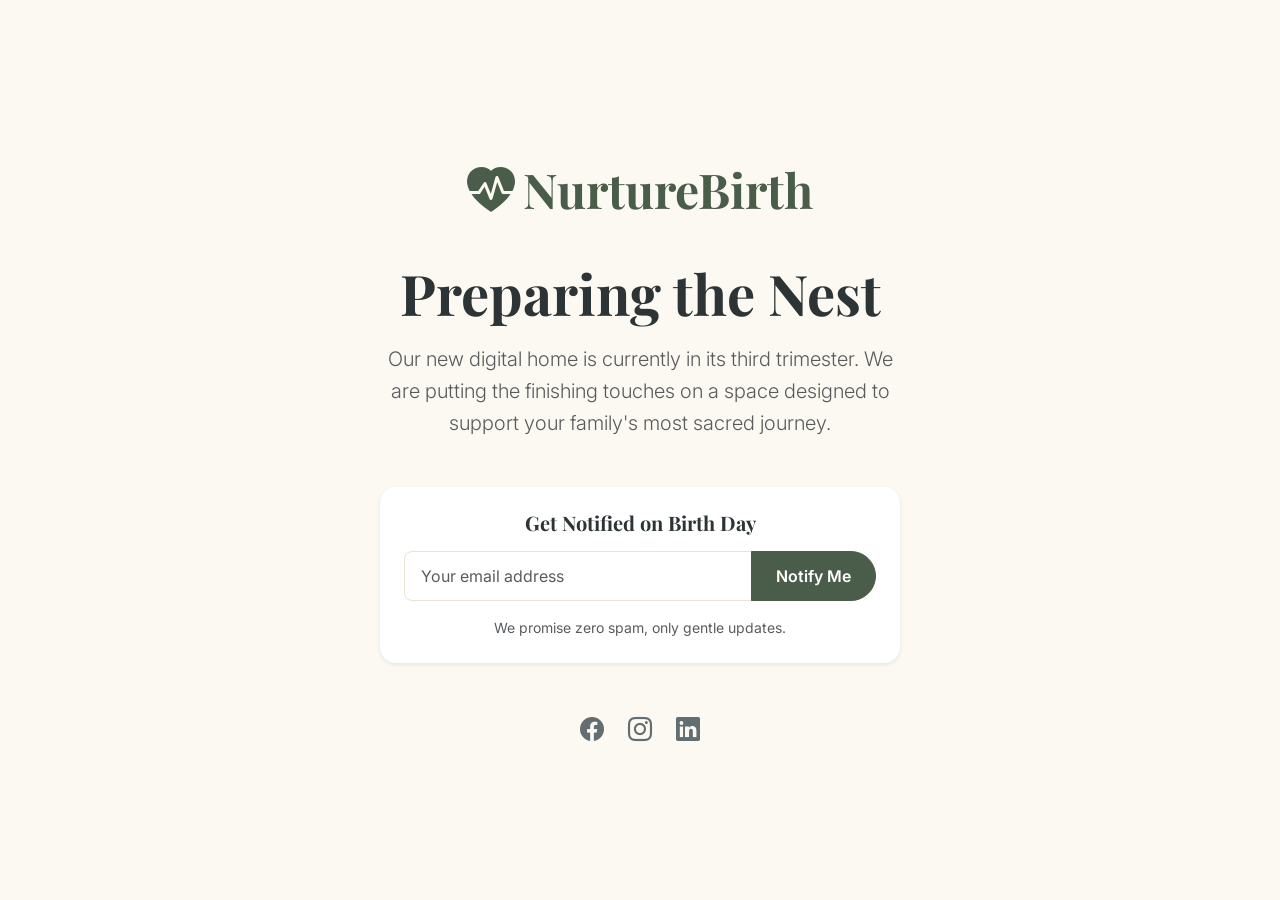
<file: coming-soon.html>
<!DOCTYPE html>
<html lang="en" data-bs-theme="light">
<head>
    <meta charset="UTF-8">
    <meta name="viewport" content="width=device-width, initial-scale=1.0">
    <title>Coming Soon | NurtureBirth</title>
    
    <!-- Bootstrap 5 -->
    <link href="https://cdn.jsdelivr.net/npm/bootstrap@5.3.2/dist/css/bootstrap.min.css" rel="stylesheet">
    <link rel="stylesheet" href="https://cdn.jsdelivr.net/npm/bootstrap-icons@1.11.1/font/bootstrap-icons.css">
    
    <!-- Google Fonts -->
    <link href="https://fonts.googleapis.com/css2?family=Inter:wght@400;500;600;700&family=Playfair+Display:wght@700&display=swap" rel="stylesheet">
    
    <!-- Custom CSS -->
    <link rel="stylesheet" href="assets/css/style.css">
    <style>
        body { background: var(--bg-color); height: 100vh; display: flex; align-items: center; justify-content: center; text-align: center; }
        .coming-container { max-width: 600px; padding: 40px; }
        .logo-large { font-size: 3rem; margin-bottom: 2rem; color: var(--primary-color); }
    </style>
</head>
<body>

    <div class="coming-container">
        <div class="logo-large brand-font">
            <i class="bi bi-heart-pulse-fill me-2"></i>NurtureBirth
        </div>
        <h1 class="brand-font display-4 mb-3">Preparing the Nest</h1>
        <p class="text-muted mb-5 lead">Our new digital home is currently in its third trimester. We are putting the finishing touches on a space designed to support your family's most sacred journey.</p>
        
        <div class="card p-4 border-0 shadow-sm bg-white">
            <h5 class="brand-font mb-3">Get Notified on Birth Day</h5>
            <form class="needs-validation" novalidate>
                <div class="input-group">
                    <input type="email" class="form-control" placeholder="Your email address" required>
                    <button class="btn btn-primary" type="submit">Notify Me</button>
                </div>
            </form>
            <p class="small text-muted mt-3 mb-0">We promise zero spam, only gentle updates.</p>
        </div>

        <div class="social-links mt-5 d-flex justify-content-center gap-4">
             <a href="#" class="text-muted"><i class="bi bi-facebook fs-4"></i></a>
             <a href="#" class="text-muted"><i class="bi bi-instagram fs-4"></i></a>
             <a href="#" class="text-muted"><i class="bi bi-linkedin fs-4"></i></a>
        </div>
    </div>

    <!-- Scripts -->
    <script src="assets/js/main.js"></script>
</body>
</html>
</file>
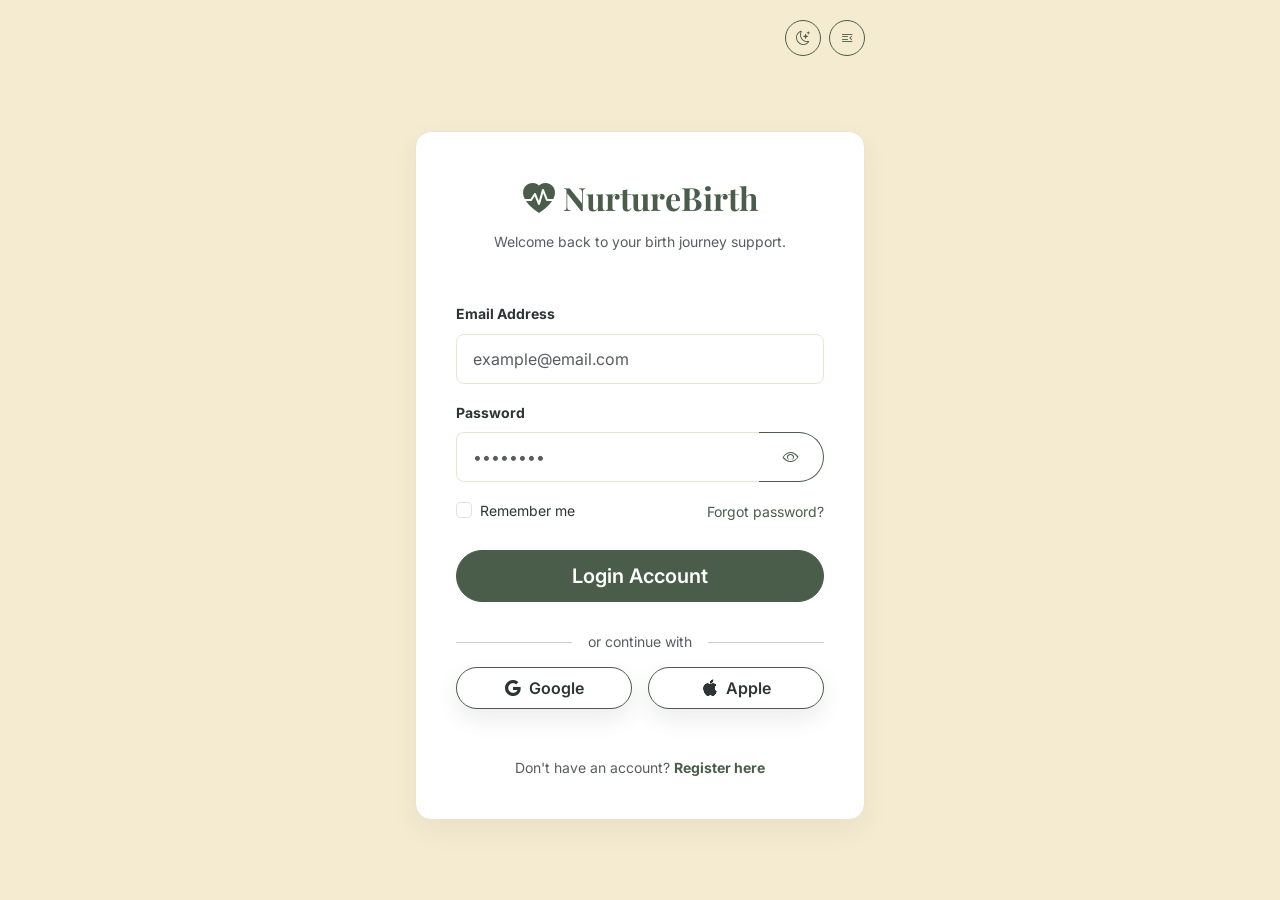
<file: login.html>
<!DOCTYPE html>
<html lang="en" data-bs-theme="light">
<head>
    <meta charset="UTF-8">
    <meta name="viewport" content="width=device-width, initial-scale=1.0">
    <title>Login | NurtureBirth</title>
    
    <!-- Bootstrap 5 -->
    <link href="https://cdn.jsdelivr.net/npm/bootstrap@5.3.2/dist/css/bootstrap.min.css" rel="stylesheet">
    <link rel="stylesheet" href="https://cdn.jsdelivr.net/npm/bootstrap-icons@1.11.1/font/bootstrap-icons.css">
    
    <!-- Google Fonts -->
    <link href="https://fonts.googleapis.com/css2?family=Inter:wght@400;500;600;700&family=Playfair+Display:wght@700&display=swap" rel="stylesheet">
    
    <!-- Custom CSS -->
    <link rel="stylesheet" href="assets/css/style.css">
    <style>
        body { background-color: var(--secondary-color); min-height: 100vh; display: flex; flex-direction: column; align-items: center; padding: 20px; }
        .auth-container { width: 100%; max-width: 450px; background: var(--card-bg); padding: 40px; border-radius: var(--radius-md); box-shadow: 0 10px 30px rgba(0,0,0,0.05); border: 1px solid var(--border-color); margin: auto; }
        .auth-header-controls { width: 100%; max-width: 450px; display: flex; justify-content: flex-end; margin-bottom: 15px; }
    </style>
</head>
<body>

    <!-- Theme & RTL Controls (Top Right) -->
    <div class="auth-header-controls">
        <div class="d-flex gap-2">
            <button class="btn btn-sm btn-outline-secondary rounded-circle" id="theme-toggle" title="Toggle Theme">
                <i class="bi bi-moon-stars"></i>
            </button>
            <button class="btn btn-sm btn-outline-secondary rounded-circle" id="rtl-toggle" title="Toggle RTL">
                <i class="bi bi-text-indent-right"></i>
            </button>
        </div>
    </div>

    <div class="auth-container">
        <!-- Logo -->
        <div class="text-center mb-5">
            <a href="index.html" class="navbar-brand brand-font fs-2 text-primary-color">
                <i class="bi bi-heart-pulse-fill me-2"></i>NurtureBirth
            </a>
            <p class="text-muted mt-2 small">Welcome back to your birth journey support.</p>
        </div>

        <form class="needs-validation" novalidate onsubmit="event.preventDefault(); window.location.href='dashboard.html';">
            <!-- Email Input -->
            <div class="mb-3">
                <label class="form-label small fw-bold">Email Address</label>
                <input type="email" class="form-control" placeholder="example@email.com" required>
            </div>

            <!-- Password Input -->
            <div class="mb-3">
                <label class="form-label small fw-bold">Password</label>
                <div class="input-group">
                    <input type="password" class="form-control border-end-0" placeholder="••••••••" required>
                    <button type="button" class="btn btn-outline-secondary border-start-0" onclick="togglePassword(this)">
                        <i class="bi bi-eye"></i>
                    </button>
                </div>
            </div>

            <!-- Remember & Forgot -->
            <div class="d-flex justify-content-between align-items-center mb-4 mt-2">
                <div class="form-check">
                    <input type="checkbox" class="form-check-input" id="rememberMe">
                    <label class="form-check-label small" for="rememberMe">Remember me</label>
                </div>
                <a href="#" class="text-primary-color small text-decoration-none">Forgot password?</a>
            </div>

            <!-- Login Button -->
            <button type="submit" class="btn btn-primary w-100 btn-lg mb-4">Login Account</button>

            <!-- Social Logins (UI Only) -->
            <div class="text-center position-relative mb-4">
                <hr class="opacity-10">
                <span class="position-absolute top-50 start-50 translate-middle bg-card-theme px-2 small text-muted px-3">or continue with</span>
            </div>

            <div class="row g-3">
                <div class="col-6">
                    <button type="button" class="btn btn-outline-secondary w-100 py-2 social-auth-btn">
                        <i class="bi bi-google me-2"></i>Google
                    </button>
                </div>
                <div class="col-6">
                    <button type="button" class="btn btn-outline-secondary w-100 py-2 social-auth-btn">
                        <i class="bi bi-apple me-2"></i>Apple
                    </button>
                </div>
            </div>

            <p class="text-center mt-5 mb-0 small text-muted">
                Don't have an account? <a href="register.html" class="text-primary-color fw-bold text-decoration-none">Register here</a>
            </p>
        </form>
    </div>

    <!-- Scripts -->
    <script src="assets/js/main.js"></script>
</body>
</html>
</file>
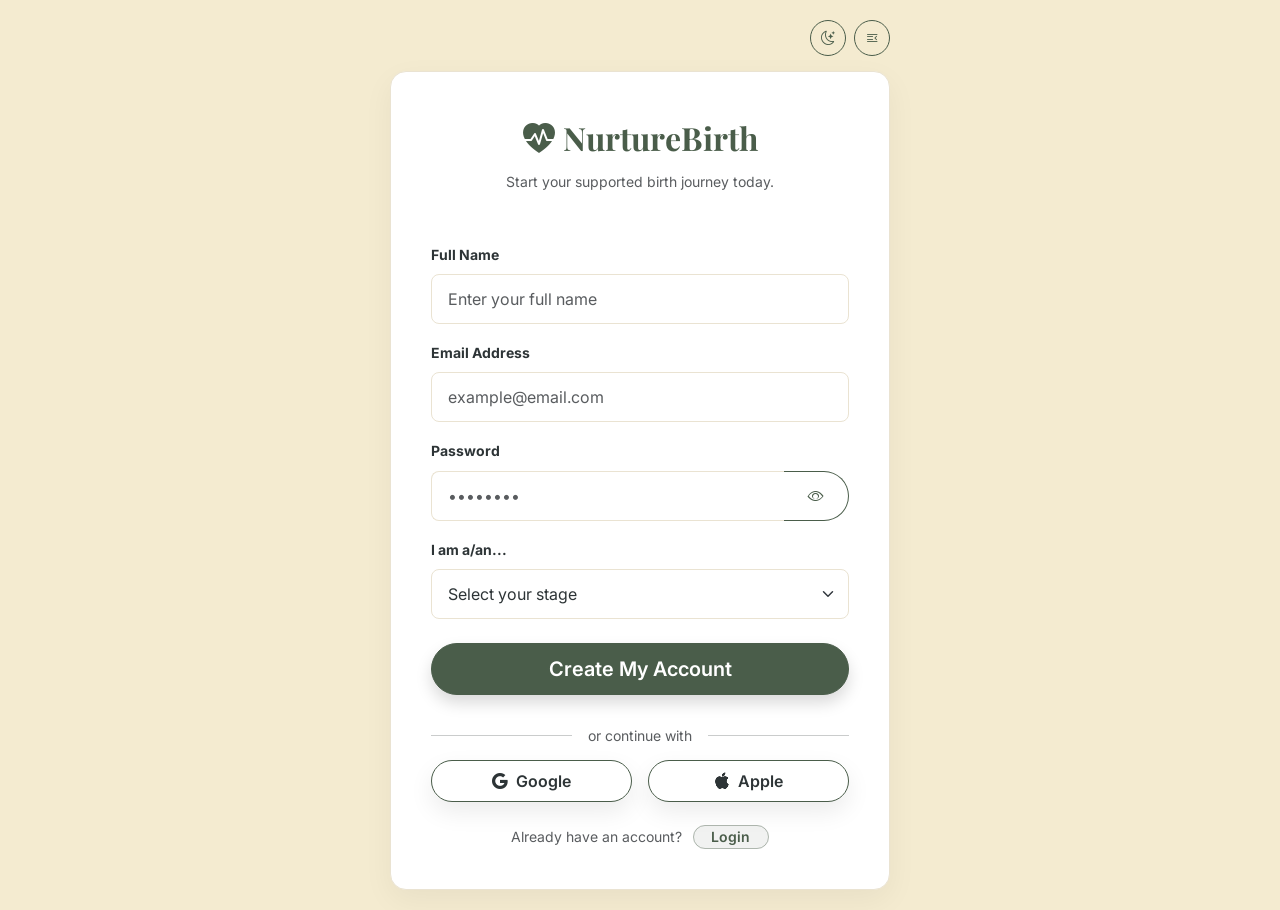
<file: register.html>
<!DOCTYPE html>
<html lang="en" data-bs-theme="light">
<head>
    <meta charset="UTF-8">
    <meta name="viewport" content="width=device-width, initial-scale=1.0">
    <title>Create Account | NurtureBirth</title>
    
    <!-- Bootstrap 5 -->
    <link href="https://cdn.jsdelivr.net/npm/bootstrap@5.3.2/dist/css/bootstrap.min.css" rel="stylesheet">
    <link rel="stylesheet" href="https://cdn.jsdelivr.net/npm/bootstrap-icons@1.11.1/font/bootstrap-icons.css">
    
    <!-- Google Fonts -->
    <link href="https://fonts.googleapis.com/css2?family=Inter:wght@400;500;600;700&family=Playfair+Display:wght@700&display=swap" rel="stylesheet">
    <link rel="icon" href="assets/images/favicon.svg" type="image/svg+xml">
    
    <!-- Custom CSS -->
    <link rel="stylesheet" href="assets/css/style.css">
    <style>
        body { background-color: var(--secondary-color); min-height: 100vh; display: flex; flex-direction: column; align-items: center; padding: 20px; }
        .auth-container { width: 100%; max-width: 500px; background: var(--card-bg); padding: 40px; border-radius: var(--radius-md); box-shadow: 0 10px 30px rgba(0,0,0,0.05); border: 1px solid var(--border-color); margin: auto; }
        .auth-header-controls { width: 100%; max-width: 500px; display: flex; justify-content: flex-end; margin-bottom: 15px; }
        @media (max-width: 575.98px) {
            .auth-container {
                padding: 28px 20px;
            }
            .social-auth-btn {
                display: inline-flex;
                align-items: center;
                justify-content: center;
                gap: 0.4rem;
                white-space: nowrap;
                font-size: 1rem;
                padding-left: 0.6rem;
                padding-right: 0.6rem;
            }
            .social-auth-btn i {
                margin-right: 0 !important;
            }
        }
    </style>
</head>
<body>

    <!-- Theme & RTL Controls (Top Right) -->
    <div class="auth-header-controls">
        <div class="d-flex gap-2">
            <button class="btn btn-sm btn-outline-secondary rounded-circle" id="theme-toggle" title="Toggle Theme">
                <i class="bi bi-moon-stars"></i>
            </button>
            <button class="btn btn-sm btn-outline-secondary rounded-circle" id="rtl-toggle" title="Toggle RTL">
                <i class="bi bi-text-indent-right"></i>
            </button>
        </div>
    </div>

    <div class="auth-container">
        <!-- Logo -->
        <div class="text-center mb-5">
            <a href="index.html" class="navbar-brand brand-font fs-2 text-primary-color">
                <i class="bi bi-heart-pulse-fill me-2"></i>NurtureBirth
            </a>
            <p class="text-muted mt-2 small">Start your supported birth journey today.</p>
        </div>

        <form class="needs-validation" novalidate onsubmit="event.preventDefault(); window.location.href='dashboard.html';">
            <!-- Full Name -->
            <div class="mb-3">
                <label class="form-label small fw-bold">Full Name</label>
                <input type="text" class="form-control" placeholder="Enter your full name" required>
            </div>

            <!-- Email Input -->
            <div class="mb-3">
                <label class="form-label small fw-bold">Email Address</label>
                <input type="email" class="form-control" placeholder="example@email.com" required>
            </div>

            <!-- Password Input -->
            <div class="mb-3">
                <label class="form-label small fw-bold">Password</label>
                <div class="input-group">
                    <input type="password" class="form-control border-end-0" placeholder="••••••••" required>
                    <button type="button" class="btn btn-outline-secondary border-start-0" onclick="togglePassword(this)">
                        <i class="bi bi-eye"></i>
                    </button>
                </div>
            </div>

            <!-- Role Selection -->
            <div class="mb-4">
                <label class="form-label small fw-bold">I am a/an...</label>
                <select class="form-select" required>
                    <option value="" disabled selected>Select your stage</option>
                    <option>Expecting Parent</option>
                    <option>Partner/Family Member</option>
                    <option>Birthing Professional</option>
                </select>
            </div>

            <!-- Register Button -->
            <button type="submit" class="btn btn-primary w-100 btn-lg mb-4 shadow">Create My Account</button>

            <!-- Social Logins (UI Only) -->
            <div class="text-center position-relative mb-4">
                <hr class="opacity-10">
                <span class="position-absolute top-50 start-50 translate-middle bg-card-theme px-2 small text-muted px-3">or continue with</span>
            </div>

            <div class="row g-3 mb-4">
                <div class="col-6">
                    <button type="button" class="btn btn-outline-secondary w-100 py-2 social-auth-btn">
                        <i class="bi bi-google me-2"></i>Google
                    </button>
                </div>
                <div class="col-6">
                    <button type="button" class="btn btn-outline-secondary w-100 py-2 social-auth-btn">
                        <i class="bi bi-apple me-2"></i>Apple
                    </button>
                </div>
            </div>

            <p class="text-center mt-4 mb-0 small text-muted">
                Already have an account?
                <a href="login.html" class="login-highlight">Login</a>
            </p>
        </form>
    </div>

    <!-- Scripts -->
    <script src="assets/js/main.js"></script>
</body>
</html>
</file>
<file: assets/css/style.css>
/* 
    Doula & Birth Support Services - Custom Style Sheet
    Tech Stack: Bootstrap 5 + Vanilla CSS
    Niche: Gentle, Supportive, and Empowering
*/

/* ============================================
   VARIABLES
   ============================================ */
:root {
    /* Brand Colors */
    --primary-color: #4A5D4A; /* Darker Sage Green for accessibility */
    --secondary-color: #F4EBD0; /* Warm Sand */
    --accent-color: #E07A5F; /* Soft Terracotta */
    --hover-color: #4B5320; /* Army Green */
    
    /* Functional Colors (Light Mode) */
    --bg-color: #FCF9F3;
    --text-color: #2D3436; /* Darker for better contrast */
    --text-muted: #636E72;
    --border-color: #EAE3D2;
    --card-bg: #FFFFFF;
    --nav-bg: rgba(252, 249, 243, 0.95);
    --accordion-icon-filter: none;
    
    /* Spacing */
    --spacer: 8px;
    --radius-sm: 8px;
    --radius-md: 16px;
    --radius-lg: 24px;
    
    /* Transitions */
    --transition: all 0.3s cubic-bezier(0.4, 0, 0.2, 1);
}

/* Dark Mode Variables */
[data-bs-theme="dark"] {
    --primary-color: #A3C1A2; 
    --secondary-color: #2D2D2A;
    --accent-color: #FF8A65;
    --hover-color: #A3C1A2; /* Lighter Army Green for dark mode */
    
    --bg-color: #121212;
    --text-color: #F5F5F5;
    --text-muted: #D1D8DB; /* Increased brightness for dark mode contrast */
    --border-color: #2D3436;
    --card-bg: #1E1E1E;
    --nav-bg: rgba(18, 18, 18, 0.95);
    --accordion-icon-filter: invert(1);
    --offcanvas-bg: #1A1A1A;
    --dropdown-bg: #1E1E1E;
}

/* ============================================
   RESET & BASE
   ============================================ */
html {
    scroll-behavior: smooth;
    overflow-x: hidden;
}

body {
    background-color: var(--bg-color);
    color: var(--text-color);
    font-family: 'Inter', system-ui, -apple-system, sans-serif;
    line-height: 1.6;
    margin: 0;
    transition: var(--transition);
}

h1, h2, h3, h4, h5, h6, .brand-font {
    font-family: 'Playfair Display', serif;
    font-weight: 700;
    color: var(--text-color);
}

/* RTL Support */
[dir="rtl"] {
    text-align: right;
}

/* Accessibility */
:focus-visible {
    outline: 2px solid var(--primary-color);
    outline-offset: 4px;
}

/* ============================================
   TYPOGRAPHY
   ============================================ */
.section-title {
    font-size: 2.5rem;
    position: relative;
    margin-bottom: 2rem;
    padding-bottom: 1rem;
}

.section-heading {
    display: flex;
    flex-direction: column;
    align-items: center;
    gap: 0.6rem;
}

.mission-icon {
    color: var(--primary-color);
    font-size: 1.5rem;
}

.support-journey-frame {
    background-color: var(--secondary-color);
    border-radius: var(--radius-lg);
    padding: clamp(2rem, 3vw, 3.5rem);
    border: 1px solid rgba(56, 49, 35, 0.15);
    box-shadow: 0 25px 60px rgba(0, 0, 0, 0.08);
}

.support-journey-card {
    background-color: #fff;
    border-radius: var(--radius-sm);
    border: 1px solid rgba(74, 93, 74, 0.1);
    min-height: 220px;
    display: flex;
    flex-direction: column;
    justify-content: center;
    padding: 2rem 1.75rem;
    transition: var(--transition);
}

.support-journey-card:hover {
    border-color: rgba(74, 93, 74, 0.35);
    box-shadow: 0 20px 30px rgba(0, 0, 0, 0.08);
}

@media (max-width: 992px) {
    .support-journey-frame {
        padding: 1.5rem;
    }

    .support-journey-card {
        min-height: auto;
        padding: 1.5rem;
    }
}

.review-controls .carousel-control-prev,
.review-controls .carousel-control-next {
    position: static;
    width: auto;
    height: auto;
    transform: none;
}

.review-controls .carousel-control-prev-icon,
.review-controls .carousel-control-next-icon {
    width: 30px;
    height: 30px;
    background-size: 100% 100%;
    background-position: center;
    background-repeat: no-repeat;
}

.review-controls button {
    box-shadow: 0 10px 30px rgba(0, 0, 0, 0.25);
}

@media (max-width: 768px) {
    .review-controls {
        gap: 1rem;
    }
}

.article-hero {
    height: 160px;
    border-radius: 1rem;
    display: flex;
    align-items: center;
    justify-content: center;
    background-size: cover;
    background-position: center;
    margin: 0;
    box-shadow: inset 0 0 0 1px rgba(255, 255, 255, 0.5);
}

.article-hero i {
    display: none;
}

.article-hero--birth-support {
    background: url('https://images.unsplash.com/photo-1559839734-2b71ea197ec2?auto=format&fit=crop&w=600&q=80') center/cover;
}

.article-hero--breastfeeding {
    background: url('https://images.unsplash.com/photo-1519689680058-324335c77eba?auto=format&fit=crop&w=600&q=80') center/cover;
}

.article-hero--partner {
    background: url('https://images.unsplash.com/photo-1544367567-0f2fcb009e0b?auto=format&fit=crop&w=600&q=80') center/cover;
}

.article-hero--wellness {
    background: url('https://images.unsplash.com/photo-1506126613408-eca07ce68773?auto=format&fit=crop&w=600&q=80') center/cover;
}

.article-hero--sleep {
    background: url('https://images.unsplash.com/photo-1541781774459-bb2af2f05b55?auto=format&fit=crop&w=600&q=80') center/cover;
}

.article-hero--nutrition {
    background: url('https://images.unsplash.com/photo-1512621776951-a57141f2eefd?auto=format&fit=crop&w=600&q=80') center/cover;
}

.team-row {
    align-items: stretch;
    justify-content: center;
}

.team-row .team-photo {
    width: 100%;
    height: 340px;
    object-fit: contain;
    object-position: center;
    background-color: var(--secondary-color);
    padding: 1rem 0.5rem;
    border-radius: var(--radius-md);
}

.team-card-body {
    display: flex;
    flex-direction: column;
    justify-content: space-between;
    min-height: 220px;
}

/* ============================================
   COMPONENTS
   ============================================ */

/* Buttons */
.btn {
    padding: 10px 24px;
    border-radius: 30px;
    font-weight: 600;
    transition: var(--transition);
}

.btn-primary {
    background-color: var(--primary-color) !important;
    border-color: var(--primary-color) !important;
    color: #fff !important;
}

.btn-primary:hover, .btn-primary:focus {
    background-color: #769075;
    border-color: #769075;
    transform: translateY(-2px);
    box-shadow: 0 4px 12px rgba(142, 172, 141, 0.3);
}

.btn-secondary {
    background-color: var(--secondary-color) !important;
    border-color: var(--secondary-color) !important;
    color: var(--text-color) !important;
}

.btn-secondary:hover {
    background-color: #E6DBC0 !important;
    border-color: #E6DBC0 !important;
}

.btn-outline-primary, .btn-outline-secondary {
    color: var(--primary-color);
    border-color: var(--primary-color);
    background-color: transparent;
}

.btn-outline-primary:hover, .btn-outline-primary:focus,
.btn-outline-primary:active,
.btn-outline-secondary:hover, .btn-outline-secondary:focus,
.btn-outline-secondary:active {
    color: #fff !important;
    background-color: var(--primary-color) !important;
    border-color: var(--primary-color) !important;
    transform: translateY(-2px);
    box-shadow: 0 4px 12px rgba(142, 172, 141, 0.3);
}

.social-auth-btn {
    border-radius: 55px;
    border-width: 1.5px;
    font-weight: 600;
    color: var(--text-color);
    background-color: var(--card-bg);
    box-shadow: 0 10px 25px rgba(0, 0, 0, 0.08);
    transition: transform 0.25s ease, box-shadow 0.25s ease;
}

.social-auth-btn:hover {
    background-color: #fff;
    box-shadow: 0 12px 30px rgba(0, 0, 0, 0.15);
    transform: translateY(-1px);
}

.login-btn {
    border-radius: 999px;
    padding: 10px 24px;
    border: 1.5px solid var(--primary-color);
    background-color: var(--secondary-color);
    color: var(--primary-color);
    font-weight: 600;
    line-height: 1.5;
    display: inline-flex;
    align-items: center;
    justify-content: center;
    transition: var(--transition);
}

.login-btn:hover,
.login-btn:focus-visible {
    background-color: #fff;
    color: var(--primary-color);
    border-color: #fff;
    box-shadow: 0 5px 20px rgba(0, 0, 0, 0.15);
    text-decoration: none;
}

.login-highlight {
    margin-left: 0.4rem;
    padding: 0.15rem 1.1rem;
    border-radius: 999px;
    border: 1.25px solid rgba(74, 93, 74, 0.4);
    color: var(--primary-color);
    font-weight: 600;
    text-decoration: none;
    background: rgba(74, 93, 74, 0.08);
    transition: var(--transition);
}

.login-highlight:hover {
    background: rgba(74, 93, 74, 0.15);
    border-color: var(--primary-color);
}

[data-bs-theme="dark"] .login-highlight {
    border-color: rgba(163, 193, 162, 0.35);
    background: rgba(163, 193, 162, 0.12);
    color: #DCE9DA;
}

.navbar .login-btn {
    border-color: var(--primary-color);
}

[data-bs-theme="dark"] .login-btn {
    border: none;
    background-color: #fff;
    color: #050505 !important;
    text-shadow: 0 1px 1px rgba(255, 255, 255, 0.45);
    font-weight: 700;
    letter-spacing: 0.02em;
    box-shadow: inset 0 0 0 1px rgba(0, 0, 0, 0.12);
}

[data-bs-theme="dark"] .nav-link.btn {
    border: none;
}

.nav-controls {
    margin-left: 1.5rem;
    gap: 0.75rem;
}

@media (max-width: 1024px) {
    .nav-controls {
        margin-left: 0.75rem;
    }
}

/* Icon Toggle Buttons */
#theme-toggle, #rtl-toggle {
    width: 36px;
    height: 36px;
    padding: 0;
    display: inline-flex;
    align-items: center;
    justify-content: center;
    transition: var(--transition);
}

[data-bs-theme="dark"] #theme-toggle, 
[data-bs-theme="dark"] #rtl-toggle {
    border-color: rgba(255, 255, 255, 0.2);
    color: var(--text-color);
}

[data-bs-theme="dark"] #theme-toggle:hover, 
[data-bs-theme="dark"] #rtl-toggle:hover {
    background-color: var(--primary-color);
    border-color: var(--primary-color);
    color: #000; /* Dark text on light sage background */
}

/* Navbar */
.navbar {
    background-color: var(--nav-bg);
    border-bottom: 1px solid var(--border-color);
    padding: 1.2rem 0;
    transition: all 0.4s ease; /* Added for smooth scrolling effect */
    z-index: 1030;
}

/* Fix for mobile menu (offcanvas) inside navbar:
   Applying backdrop-filter directly to .navbar makes it a containing block,
   which confines the fixed offcanvas to the navbar height.
   Using ::before allows the blur without breaking the offcanvas. */
.navbar::before {
    content: '';
    position: absolute;
    inset: 0;
    backdrop-filter: blur(10px);
    -webkit-backdrop-filter: blur(10px);
    z-index: -1;
    pointer-events: none;
}

[data-bs-theme="dark"] .navbar {
    border-bottom: none;
}

.navbar.scrolled {
    padding: 0.8rem 0;
    box-shadow: 0 4px 20px rgba(0,0,0,0.05);
}

.support-journey-frame {
    background: linear-gradient(180deg, transparent 0%, rgba(0, 0, 0, 0.02) 100%), #f7f1e6;
    border: 1px solid #e3d7c9;
    border-radius: 1.5rem;
    padding: 3rem;
    box-shadow: 0 10px 30px rgba(18, 18, 18, 0.05);
}

.support-journey-frame .support-journey-card {
    border: none;
    background-color: transparent;
    padding: 1.75rem;
    border-radius: 1rem;
    min-height: 100%;
    display: flex;
    flex-direction: column;
    gap: 0.75rem;
}

.support-journey-frame .support-journey-card h4 {
    margin-bottom: 0.5rem;
}

.support-journey-frame .support-journey-card p {
    line-height: 1.6;
}

@media (max-width: 991px) {
    .support-journey-frame {
        padding: 2rem 1.5rem;
    }

    .support-journey-frame .support-journey-card {
        padding: 1.5rem;
        border-radius: 1rem;
    }
}

@media (max-width: 767px) {
    .support-journey-frame {
        padding: 1.5rem 1rem;
    }
}

.nav-link:not(.btn) {
    font-weight: 500;
    color: var(--text-color);
    margin: 0 8px;
    position: relative;
    transition: var(--transition);
}

.nav-link.btn {
    padding: 10px 24px !important;
    margin: 0 5px;
    display: inline-flex;
    align-items: center;
    justify-content: center;
}

/* Specific support for transparent navbars with light backgrounds (Home 2) */
.navbar-dark.bg-transparent .nav-link:not(.btn) {
    color: rgba(255, 255, 255, 0.9) !important;
}

.navbar-dark.bg-transparent .nav-link:not(.btn).active,
.navbar-dark.bg-transparent .nav-link:not(.btn):hover {
    color: #fff !important;
}

/* Ensure theme buttons match transparent navbar theme */
.navbar-dark.bg-transparent #theme-toggle,
.navbar-dark.bg-transparent #rtl-toggle {
    border-color: rgba(255, 255, 255, 0.3) !important;
    color: #fff !important;
}

.navbar-dark.bg-transparent .login-btn {
    color: #fff;
    border-color: rgba(255, 255, 255, 0.6);
    background-color: rgba(255, 255, 255, 0.08);
}

.navbar-dark.bg-transparent .login-btn:hover,
.navbar-dark.bg-transparent .login-btn:focus-visible {
    background-color: #fff;
    color: var(--primary-color);
    border-color: #fff;
}

.navbar-dark.bg-transparent {
    border-bottom-color: rgba(255, 255, 255, 0.2);
}

.nav-controls .btn {
    width: 38px;
    height: 38px;
    padding: 0;
    display: inline-flex;
    align-items: center;
    justify-content: center;
}

@media (max-width: 1199.98px) {
    #offcanvasNavbar .navbar-nav {
        gap: 0.85rem;
    }
    #offcanvasNavbar .login-btn,
    #offcanvasNavbar .nav-link.btn {
        width: 100%;
    }
    #offcanvasNavbar .nav-controls {
        margin-top: 1.25rem;
        padding-top: 1rem;
        border-top: 1px solid var(--border-color);
        justify-content: center;
    }
}

.nav-link:not(.btn):not(.login-btn)::after {
    content: '';
    position: absolute;
    width: 0;
    height: 3px; /* Slightly thicker as per reference image */
    bottom: -5px;
    left: 0;
    background-color: var(--primary-color);
    transition: width 0.3s;
}

.nav-link:not(.btn):not(.login-btn).active::after, .nav-link:not(.btn):not(.login-btn):hover::after {
    width: 100%;
}

.navbar .nav-link.dropdown-toggle::after {
    display: none;
}

.navbar .nav-link.dropdown-toggle.active::after {
    display: block;
    width: 100%;
}

/* Social Links */
.social-links a,
.social-links a i {
    color: var(--text-muted) !important;
    transition: var(--transition);
    display: inline-block;
}

.social-links a:hover,
.social-links a:hover i {
    color: var(--hover-color) !important;
    transform: translateY(-3px);
}

/* Contact Page Social Icons */
.contact-socials .btn {
    width: 48px;
    height: 48px;
    padding: 0;
    display: inline-flex;
    align-items: center;
    justify-content: center;
}

/* Contact Page — Location & Hours icons */
.contact-icon-wrap {
    width: 52px;
    height: 52px;
    border-radius: 50%;
    background-color: var(--primary-color);
    display: inline-flex;
    align-items: center;
    justify-content: center;
    box-shadow: 0 8px 24px rgba(74, 93, 74, 0.22);
    transition: var(--transition);
}

.contact-icon-wrap i {
    font-size: 1.2rem;
    color: #fff;
    line-height: 1;
}

.d-flex:hover > .contact-icon-wrap {
    box-shadow: 0 12px 32px rgba(74, 93, 74, 0.35);
    transform: translateY(-2px);
}

.brand-social-links {
    gap: 1.25rem;
}

.brand-social-links .social-icon {
    width: 64px;
    height: 64px;
    border-radius: 50%;
    border: 2px solid var(--border-color);
    background-color: var(--card-bg);
    display: inline-flex;
    align-items: center;
    justify-content: center;
    transition: var(--transition);
    padding: 0.5rem;
    box-shadow: 0 10px 20px rgba(74, 93, 74, 0.12);
}

.brand-social-links .social-icon img {
    width: 34px;
    height: 34px;
    filter: grayscale(1);
    transition: filter 0.3s ease, transform 0.3s ease;
}

.brand-social-links .social-icon:hover {
    border-color: var(--primary-color);
    box-shadow: 0 16px 30px rgba(74, 93, 74, 0.2);
}

.brand-social-links .social-icon:hover img {
    filter: grayscale(0);
    transform: scale(1.08);
}

.brand-social-links .social-icon:focus-visible {
    outline: 3px solid rgba(74, 93, 74, 0.4);
    outline-offset: 3px;
}

@media (max-width: 1024px) {
    .contact-info .d-flex {
        flex-direction: column;
        align-items: center;
        text-align: center;
        gap: 0.65rem;
        justify-content: center;
    }

    .contact-info .contact-icon-wrap {
        margin-right: 0;
        margin-bottom: 0.35rem;
        margin-left: 0;
    }

    .contact-info h5,
    .contact-info p {
        text-align: center;
    }

.contact-info .d-flex.align-items-start {
        align-items: center !important;
        justify-content: center !important;
    }

    .contact-info .contact-icon-wrap {
        margin-inline-start: 0 !important;
        margin-inline-end: 0 !important;
    }

    .contact-section h2.brand-font.mb-4 {
        text-align: center;
    }

    .contact-socials,
    .contact-info + .social-links {
        justify-content: center;
        width: 100%;
    }

    .contact-socials .btn,
    .contact-info + .social-links .btn {
        margin: 0 0.35rem;
    }
}

.icon-box .bi {
    font-size: 1.5rem;
    line-height: 1;
}

.article-badge {
    background-color: var(--primary-color);
    color: #fff;
    border-radius: 999px;
    padding: 0.15rem 0.9rem;
    font-size: 0.75rem;
}

.share-links {
    display: flex;
    align-items: center;
    gap: 0.65rem;
    flex-wrap: wrap;
}

.share-links a {
    width: 34px;
    height: 34px;
    border-radius: 50%;
    border: 1px solid rgba(46, 63, 48, 0.25);
    display: inline-flex;
    align-items: center;
    justify-content: center;
    color: var(--text-muted);
    transition: var(--transition);
}

.share-links a:hover {
    color: #fff;
    border-color: var(--primary-color);
    background-color: var(--primary-color);
    box-shadow: 0 6px 18px rgba(0, 0, 0, 0.15);
}

@media (max-width: 768px) {
    .share-links {
        justify-content: center;
        width: 100%;
    }

    .share-links span {
        width: 100%;
        text-align: center;
    }

    .share-links a {
        width: 40px;
        height: 40px;
    }
}

/* Cards */
.card {
    background-color: var(--card-bg);
    border: 1px solid var(--border-color);
    border-radius: var(--radius-md);
    padding: 1rem;
    transition: var(--transition);
    height: 100%;
}

.card:hover {
    transform: translateY(-8px);
    box-shadow: 0 12px 30px rgba(0,0,0,0.08);
}

.pricing-section .card {
    text-align: center;
}

.pricing-section .price-list {
    padding-left: 0;
    padding-right: 0;
}

.pricing-section .price-list li {
    display: flex;
    align-items: center;
    justify-content: center;
    gap: 0.45rem;
}

/* Accordion */
.accordion-item {
    background-color: var(--card-bg);
    border-color: var(--border-color);
}

.accordion-button {
    background-color: var(--card-bg);
    color: var(--text-color);
}

.accordion-button:not(.collapsed) {
    background-color: var(--card-bg);
    color: var(--primary-color);
    font-weight: 700;
    box-shadow: none;
}

.accordion-button::after {
    filter: var(--accordion-icon-filter);
}

.accordion-body {
    color: var(--text-muted);
}

/* Form Controls */
.form-control, .form-select {
    background-color: var(--card-bg);
    border: 1px solid var(--border-color);
    border-radius: var(--radius-sm);
    padding: 12px 16px;
    color: var(--text-color);
}

.form-control:focus {
    background-color: var(--card-bg);
    border-color: var(--primary-color);
    box-shadow: 0 0 0 4px rgba(142, 172, 141, 0.1);
    color: var(--text-color);
}

/* Theme Utilities */
.bg-theme { background-color: var(--bg-color) !important; }
.bg-card-theme { background-color: var(--card-bg) !important; }
.text-theme { color: var(--text-color) !important; }
.text-muted-theme { color: var(--text-muted) !important; }

#scrollTopBtn {
    position: fixed;
    right: clamp(1rem, 1.8vw, 1.8rem);
    bottom: clamp(1rem, 2vw, 2.5rem);
    width: 44px;
    height: 44px;
    border-radius: 50%;
    border: none;
    background-color: var(--primary-color);
    color: #fff;
    display: flex;
    align-items: center;
    justify-content: center;
    box-shadow: 0 12px 25px rgba(0, 0, 0, 0.25);
    cursor: pointer;
    opacity: 0;
    pointer-events: none;
    transition: opacity 0.3s ease, transform 0.3s ease;
    z-index: 1050;
}

#scrollTopBtn.visible {
    opacity: 1;
    pointer-events: auto;
    transform: translateY(-5px);
}

#scrollTopBtn:focus-visible {
    outline: 3px solid #fff;
    outline-offset: 3px;
}

/* Sticky Nav for Dark Mode */
[data-bs-theme="dark"] .navbar.bg-white {
    background-color: var(--card-bg) !important;
}

[data-bs-theme="dark"] .bg-white {
    background-color: var(--card-bg) !important;
    color: var(--text-color) !important;
}

[data-bs-theme="dark"] .text-muted {
    color: var(--text-muted) !important;
}

[data-bs-theme="dark"] .offcanvas,
[data-bs-theme="dark"] .dropdown-menu {
    background-color: var(--card-bg);
    border: 1px solid var(--border-color);
}

[data-bs-theme="dark"] .offcanvas .nav-link:not(.btn):not(.login-btn),
[data-bs-theme="dark"] .dropdown-item {
    color: var(--text-color) !important;
}

[data-bs-theme="dark"] .dropdown-item:hover {
    background-color: rgba(255, 255, 255, 0.08);
    color: var(--primary-color) !important;
}

[data-bs-theme="dark"] .offcanvas-title {
    color: var(--text-color);
}

[data-bs-theme="dark"] .navbar-toggler {
    border-color: rgba(255, 255, 255, 0.2);
}

[data-bs-theme="dark"] .navbar-toggler-icon {
    filter: invert(1) brightness(1.5);
}

[data-bs-theme="dark"] .btn-close {
    filter: invert(1) grayscale(100%) brightness(200%);
}

[data-bs-theme="dark"] .bg-opacity-10 {
    --bs-bg-opacity: 0.2; /* Increase icon-box visibility in dark mode */
}

/* ============================================
   SECTIONS
   ============================================ */

/* Hero */
.hero-section {
    padding: 160px 0 100px;
    background: linear-gradient(135deg, var(--secondary-color) 0%, var(--bg-color) 100%);
    position: relative;
    overflow: hidden;
}

.hero-title {
    font-size: clamp(2.5rem, 8vw, 4.5rem);
    line-height: 1.1;
    margin-bottom: 1.5rem;
}

.service-hero {
    padding-top: calc(3rem + 90px);
}

@media (max-width: 992px) {
    .service-hero {
        padding-top: calc(3rem + 125px);
    }
}

@media (max-width: 768px) {
    .service-hero {
        padding-top: calc(3rem + 150px);
    }
}

@media (max-width: 576px) {
    .service-hero {
        padding-top: calc(3rem + 175px);
    }
}

.hero-cta-group .btn {
    border-radius: 999px;
    padding: 0.75rem 2.2rem;
    font-weight: 600;
    min-width: 150px;
    box-shadow: 0 12px 25px rgba(74, 93, 74, 0.18);
}

.hero-cta-group .btn-secondary {
    background-color: #2a2a2a;
    border-color: #2a2a2a;
    color: #fff;
}

.hero-cta-group .btn-secondary:hover,
.hero-cta-group .btn-secondary:focus-visible {
    background-color: #151515;
    border-color: #151515;
    color: #fff;
}

@media (max-width: 768px) {
    .hero-cta-group {
        flex-direction: column;
        align-items: stretch;
    }

    .hero-cta-group .btn {
        width: 100%;
        min-width: auto;
    }
}

@media (max-width: 1024px) {
    .pricing-section .card {
        padding-left: 1.5rem;
        padding-right: 1.5rem;
    }

    .pricing-section .price-list {
        margin-inline: auto;
    }
}

/* Preloader */
#preloader {
    position: fixed;
    top: 0; left: 0; width: 100%; height: 100%;
    background: var(--bg-color);
    z-index: 9999;
    display: flex;
    align-items: center; justify-content: center;
    transition: opacity 0.5s ease-out;
}

.loader-leaf {
    width: 40px; height: 40px;
    border: 4px solid var(--primary-color);
    border-radius: 50% 0 50% 0;
    animation: rotate 2s infinite ease-in-out;
}

@keyframes rotate {
    0% { transform: rotate(0deg); }
    100% { transform: rotate(360deg); }
}

/* ============================================
   FOOTER
   ============================================ */
.footer {
    background-color: var(--secondary-color);
    padding: 80px 0 30px;
    border-top: 1px solid var(--border-color);
}

.footer-link {
    color: var(--text-muted);
    text-decoration: none;
    transition: var(--transition);
}

.footer-link:hover {
    color: var(--hover-color);
}

/* ============================================
   UTILITIES
   ============================================ */
.text-primary-color { color: var(--primary-color); }
.bg-primary-color { background-color: var(--primary-color); }
.bg-accent-color { background-color: var(--accent-color) !important; }
.bg-soft { background-color: var(--secondary-color); }

.rounded-circle { border-radius: 50% !important; }

/* Responsive adjustments */
@media (max-width: 640px) {
    .section-title { font-size: 1.8rem; }
    .hero-section { padding: 120px 0 60px; }
    .hero-title { font-size: 2.2rem; }
}
</file>
